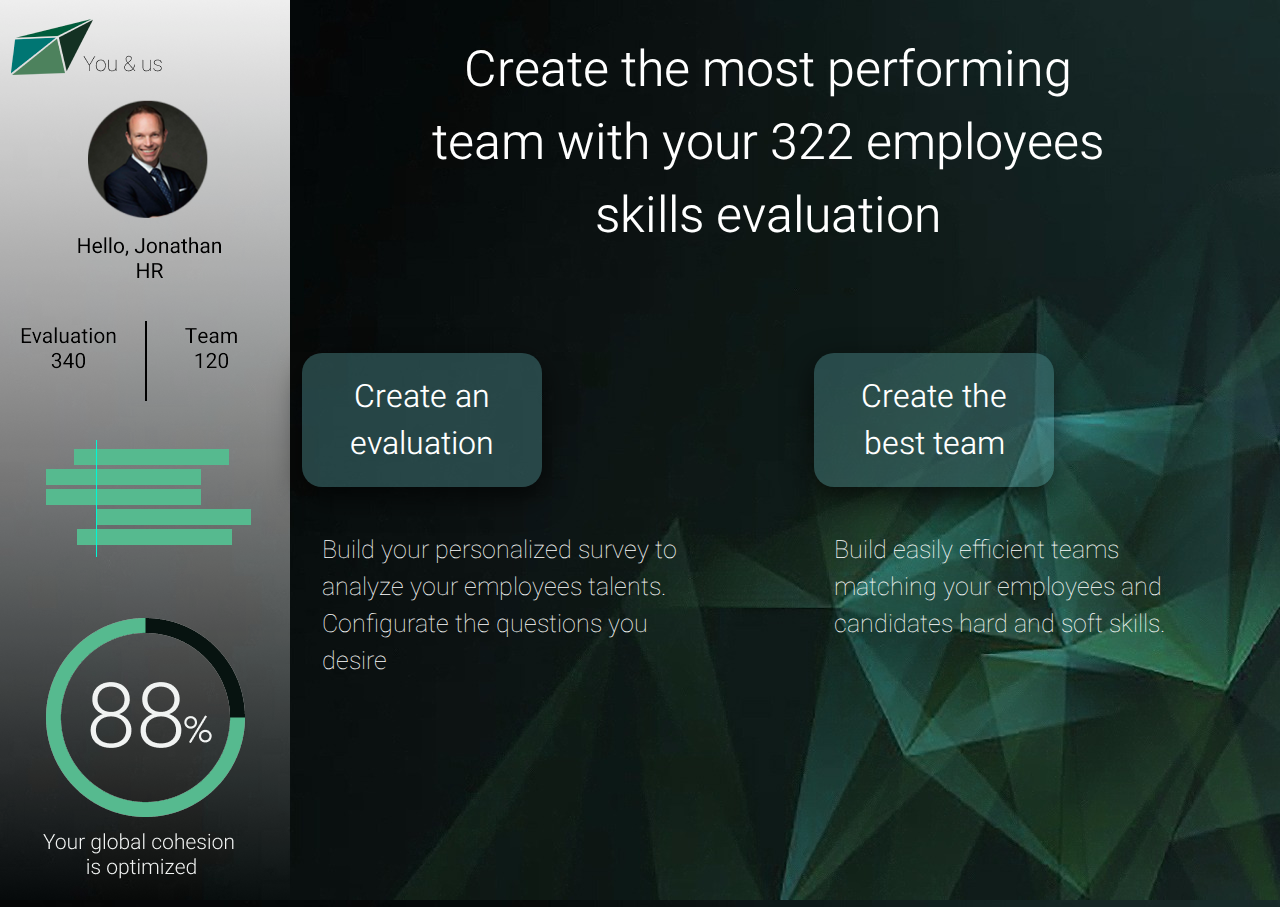
<file: index.html>
<!DOCTYPE html>
<html>
    <head>
    	<link rel="stylesheet" href="css/style.css">
        <link href="https://fonts.googleapis.com/css?family=Heebo" rel="stylesheet">
        <title>You & Us</title>
        <meta name="description" content="this is an app">
        <meta charset="utf-8">
    </head>
        <div class="half-page">
            <!--<img class= "background" src="image/Backroundpage1.jpg">-->
            <div class="left">
                    <img class="leftimage" src="images/entetepagetermine.png" style="height:100vh;">
            </div>
        
            <div class="main-content">
                
                <h1 style="    margin-left: auto;
    margin-right: auto;">Create the most performing team with your 322 employees skills evaluation</h1>
                
                <div class="buttons" style="margin-top: 100px;">
                    <div>
                        
                            <div class="button button1">
                                <a href="page2.html" style="font-size: 32px;">Create an evaluation</a>
                            </div>
                        
                        <p>Build your personalized survey to analyze your employees talents. Configurate the questions you desire</p>
                    </div>
                    <div>
                       
                            <div class="button button1">
                                <a href="page2.html" style="font-size: 32px;" >Create the best team</a> 
                            </div>
                        
                        <p>Build easily efficient teams matching your employees and candidates hard and soft skills.</p>
                    </div> 
                </div> 
            </div>
        </div>
    </body>
</html>
</file>
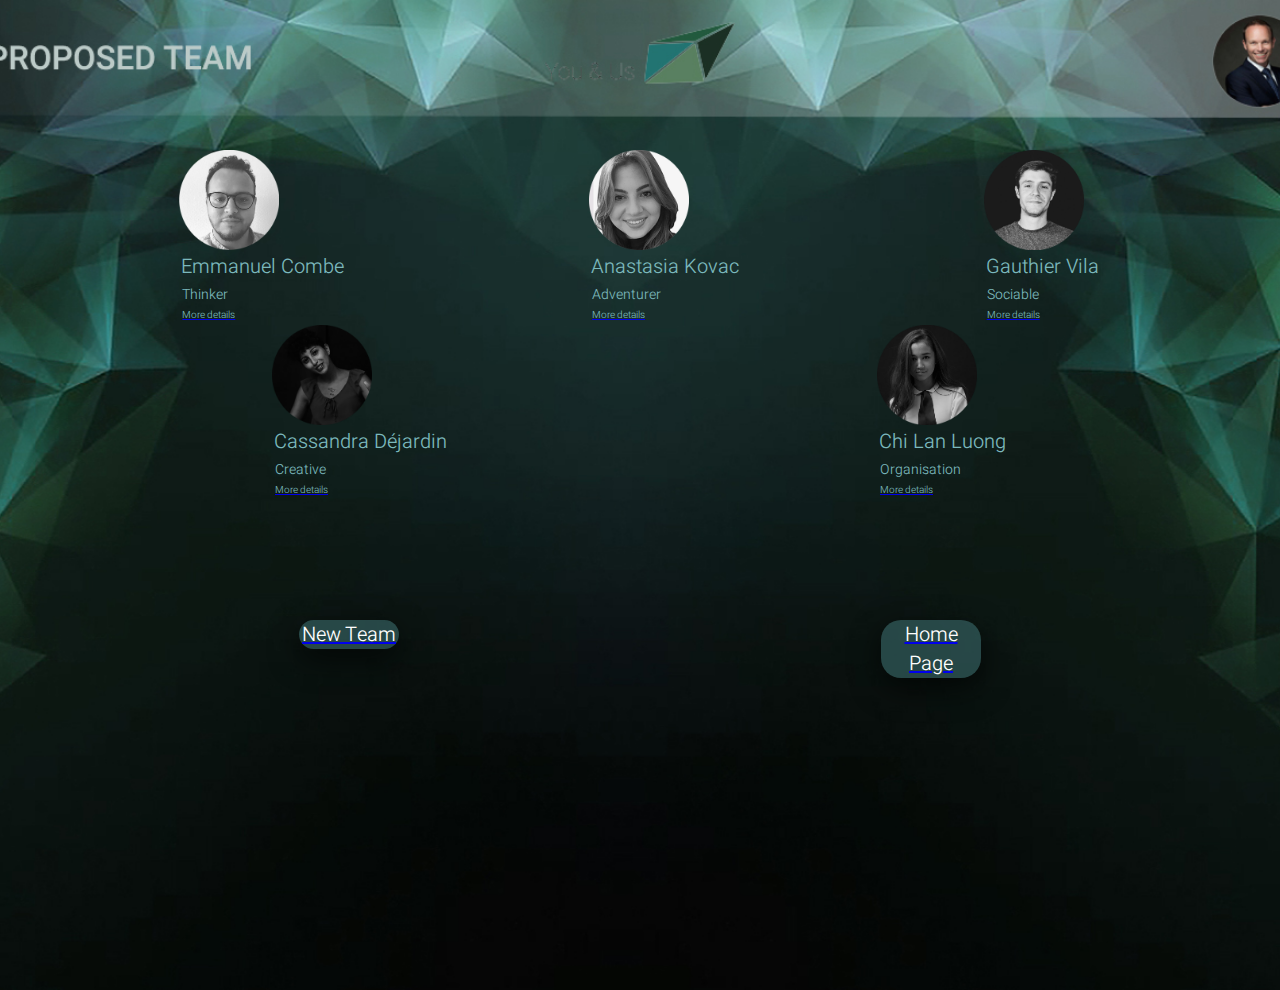
<file: page4.html>
<html>
<head>
	<title>you&us</title>
	<link rel="stylesheet" type="text/css" href="css/style2.css">
	<style>
    		html{
    			background: url(images/bground_p4.jpg) no-repeat center center  ;
    			background-size: cover;
    			height: 110%
    		}
    	</style>
    	<link href="https://fonts.googleapis.com/css?family=Heebo" rel="stylesheet">
</head>


<body>

	<div class="container">
		<!-- <div id="banner">
			<div class="titre_page">
				<h1>Your team</h1>
			</div>
			<div class="user_profile">
				<div>
					<h4>Johnathan Pierce</h4>
					<h4>Human Ressource Director</h4>
					<h4>Random Co</h4>
				</div>
				<div>
					<img src="images/patseb.jpg" class="image_2">

				</div>
			</div>
		</div> -->

		<div class="brochette_du_haut">
				<div class="cards">
					<img src="images/emmanuel.png" class=portrait>
					<p class="names">Emmanuel Combe</p>
					<p class="profile">Thinker</p>
					<a href="#"><p class="details">More details</p></a>
				</div>
				<div class="cards">
					<img src="images/anas.png" class="portrait">
					<p class="names">Anastasia Kovac</p>
					<p class="profile">Adventurer</p>
					<a href="#"><p class="details">More details</p></a>
				</div>
				<div class="cards">
					<img src="images/gauthier.png" class="portrait">
					<p class="names">Gauthier Vila</p>
					<p class="profile">Sociable</p>
					<a href="#"><p class="details">More details</p></a>
				</div>
		
		</div>
		<div class="brochette_du_bas">

			<div class="cards">
				<img src="images/cassandra.png" class="portrait">
				<p class="names">Cassandra Déjardin</p>
				<p class="profile">Creative</p>
				<a href="#"><p class="details">More details</p></a>
			</div>
			<div class="cards">
				<img src="images/chi_lan.png" class="portrait">
				<p class="names">Chi Lan Luong</p>
				<p class="profile">Organisation</p>
				<a href="#"><p class="details">More details</p></a>
			</div>
		</div>
			<!-- <div class="Buttons">
				<img src="images/back.png" class="back_button">
				<img src="images/next.png" class="next_button">
			</div>
 -->


			<div class="buttons_p4">
            	<a href="page2.html">
                <div class="button button1">
                    <p>New Team</p>
            </div>
               
            </a>
            <a href="index.html">
                <div class="button button1">
                    <p>Home Page</p>
                </div>
                </a>  
        	</div>    









	</div>
</body>
</html>
</file>
<file: css/style.css>
body {
	font-family: 'Heebo', sans-serif;
	background-image: url("../images/background2.jpg");
	color: white;
	margin: 0px;
}
.image_1{
	width: 50px;
	height: 50px;
}



.image_2{
	width: 35px;
	height: 50px;
}

.items-1 {
	margin-right: 40px;
	border-left: : 1px solid gray;

}

.items-2 {
	display: flex;
	justify-content: space-between;
}

.left{
	width: 20%;
}
.leftimage{
	height: 100vh;
}

.left img{
	height: 100%;
}

.main-content{
	width: 80%;
}
#menu{
	display:flex;
	align-items: center;
	justify-content: space-around;
}

#hard_skills{
	display:flex;
	align-items: center;
	justify-content: space-around;
}

.picto{
	width: 35px;
	height: 50px;
}

#menu {
	background-color: grey;
}
.image_1{
	width: 50px;
	height: 50px;
}


#banner{
	display:flex;
	align-items: center;
	justify-content: space-around;
	border: 1px solid gray;
}


.titre_page {
/*	margin-right: 40px;*/
	border: : 1px solid gray;
}


.user_profile {
	display: flex;
	justify-content: space-around;
	border: 1px solid gray;
}



.image_2{
	width: 35px;
	height: 50px;
	margin-top: 10px;
	margin-left: 20px;
}




.brochette_du_haut{
	display:flex;
	align-items: center;
	justify-content: space-around;
	border: 1px solid gray;
}

.Emmanuel{
	align-items: center;
	/justify-content: space-around;/
	border: 1px solid gray;
}


.Anastasia{
	border: 1px solid gray;
}

.Gauthier{
	border: 1px solid gray;
}



.brochette_du_bas{
	display:flex;
	align-items: center;
	justify-content: space-around;
	border: 1px solid gray;
}



.Chi_Lan{
	border: 1px solid gray;
}

.Cassandra{
	border: 1px solid gray;
}



.cards{
	border: 1px solid gray;
}



.card{
	border: 1px solid gray;
}


.back_button{
	width: 75px;
	height: 75px;
	padding-left: 10px
}


.next_button{
	width: 150px;
	height: 70px;
	padding-left: 10px
}

h1{
	font-family: 'Heebo', lighter;
	color: white;
	font-weight: lighter;
	font-size: 34px
	
}	

h2{
	font-family: 'Heebo', sans-serif;
	color: white;
	font-weight: lighter;
	
}

h3{
	font-family: 'Heebo', sans-serif;
	color: white;
	font-weight: lighter;
	font-size: 34px
	
}	

h4{
	font-family: 'Heebo', sans-serif;
	color: white;
	font-weight: lighter;
	
}

p{
	font-family: 'Heebo', sans-serif;
	color: white;
	font-weight: lighter;
	
}
.p2{
	text-align: right;
	width: 100%;
}
p{
	text-align: right;
}
.half-page{
	display: flex;
}
.buttons{
	display: flex;
	justify-content: space-around;
	text-align: center;
		font-size: 25px;

}
.buttons a{
	color: white;
	text-decoration: none;
}
.button1{
	font-family: 'Heebo', sans-serif;
	text-align: center; 
	width: 300px;
	padding: 40px 60px;
	color: white;
	text-decoration: none;
	background: rgba(70, 126, 128, 0.49);
	box-shadow: 0px 10px 30px rgba(0, 0, 0, 0.66);
	border-radius: 20px;
}
.button2{
	text-align: center; 
	height: 50px;
	width: 300px;
	padding: 20px 60px;
	color: white;
	text-decoration: none;
	background: rgba(70, 126, 128, 0.49);
	box-shadow: 0px 10px 30px rgba(0, 0, 0, 0.66);
	border-radius: 20px;
}
p{
	text-align: left;
	padding: 20px;
	width: 380px;
}

h1{
	text-align: center;
	font-weight: 300;
	font-size: 50px;
	width: 702px; 
}
/*--------------------*/
.container {
	margin : 50px;

}

.brochette_du_haut{
	display: flex;
	margin-top: 150px;
	justify-content: space-around;

}

.brochette_du_bas{
	display: flex;
	justify-content: space-around;
	text-decoration-color: white;

}

.buttons_p2{
	display: flex;
	margin-top : 450px;
	justify-content: space-around;
}

.buttons_p3{
	display: flex;
	margin-top: 500px;
	justify-content: space-around;
	/*align-items: right;*/
}

.buttons_p4{
	display: flex;
	margin-top: 125px;
	justify-content: space-around;
}

.button1{
	text-align: center; 
	padding: 20px;
	width: 200px;
	padding: auto;
	color: white;
	text-decoration: none;
	font-size: 16px;
	background: rgba(70, 126, 128, 0.49);
	box-shadow: 0px 10px 30px rgba(0, 0, 0, 0.66);
	border-radius: 20px;
	font-family: Heebo;
font-style: normal;
font-weight: 300;
line-height: normal;
font-size: 20px;

}

.portrait{
	width: 100px;
	height: 100px;
}

.names {
	font-family: Heebo;
font-style: normal;
font-weight: 300;
line-height: normal;
font-size: 20px;
text-align: left;

color: #7BB8BC;
margin: 2px;
}

.profile {
	font-family: Heebo;
font-style: normal;
font-weight: 300;
line-height: normal;
font-size: 14px;
text-align: left;

color: #7BB8BC;
margin: 3px;
}

.details {
	font-family: Heebo;
font-style: normal;
font-weight: 300;
line-height: normal;
font-size: 10px;
text-align: left;

color: #7BB8BC;
margin: 3px;
}

/*.cards h3 {
	/*position: absolute;*/
/*left: 24.58%;
right: 60.9%;
top: 215.58%;
bottom: -139.29%;
*/
/*font-family: Heebo;
font-style: normal;
font-weight: 300;
line-height: normal;
font-size: 24px;
text-align: left;

color: #7BB8BC;
margin: 5px;
*/

/*	font-size: 15px;
	text-align: right;
	color: white;
	font-family: Heebo, sans-serif;*/
}

/*.cards h4{

font-family: Heebo;
font-style: normal;
font-weight: 300;
line-height: normal;
font-size: 18px;
text-align: left;

color: #7BB8BC;
margin: 10px;

	font-size: 15px;
	text-align: right;
	color: white;
	font-family: Heebo, sans-serif;

}

.cards h5{*/
/*position: absolute;
left: 32.92%;
right: 61.67%;
top: 232.14%;
bottom: -138.96%;*/

/*font-family: Heebo;
font-style: normal;
font-weight: 300;
line-height: normal;
font-size: 14px;
text-align: left;

color: #02EBFB;
margin: 10px;
*/
	/*font-size: 10px;
	text-align: right;
	color: white;
	font-family: Heebo, sans-serif;
*/
}

.cards p{
	font-size: 15px;
	text-align: left;
	color: white;
	font-family: Heebo, sans-serif;
}

h3 h4 h5{
	margin: 10px;
}*/

/*

.image_1{
	width: 50px;
	height: 50px;
}


#banner{
	display:flex;
	align-items: center;
	justify-content: space-around;
	border: 1px solid gray;
}


.titre_page {
	margin-right: 40px;
	border: : 1px solid gray;
}


.user_profile {
	display: flex;
	justify-content: space-around;
	border: 1px solid gray;
}



.image_2{
	width: 35px;
	height: 50px;
	margin-top: 10px;
	margin-left: 20px;
}




.brochette_du_haut{
	display:flex;
	align-items: center;
	justify-content: space-around;
	border: 1px solid gray;
}

.Emmanuel{
	align-items: center;
	justify-content: space-around;
	border: 1px solid gray;
}


.Anastasia{
	border: 1px solid gray;
}

.Gauthier{
	border: 1px solid gray;
}



.brochette_du_bas{
	display:flex;
	align-items: center;
	justify-content: space-around;
	border: 1px solid gray;
}



.Chi_Lan{
	border: 1px solid gray;
}

.Cassandra{
	border: 1px solid gray;
}



.cards{
	border: 1px solid gray;
}



.card{
	border: 1px solid gray;
}


.back_button{
	width: 75px;
	height: 75px;
	padding-left: 10px
}


.next_button{
	width: 150px;
	height: 70px;
	padding-left: 10px
}

h1{
	font-family: 'Heebo', sans-serif;
	color: white;
	font-weight: lighter;
	font-size: 34px
	
}	

h2{
	font-family: 'Heebo', sans-serif;
	color: white;
	font-weight: lighter;
	
}

h3{
	font-family: 'Heebo', sans-serif;
	color: white;
	font-weight: lighter;
	font-size: 34px
	
}	

h4{
	font-family: 'Heebo', sans-serif;
	color: white;
	font-weight: lighter;
	
}

p{
	font-family: 'Heebo', sans-serif;
	color: white;
	font-weight: lighter;
	
}	




.buttons{
	display:flex;
	text-align: right;
}
*/



/*.picto{
	width: 35px;
	height: 50px;
}
*/


/*

#hard_skills{
	display:flex;
	align-items: center;
	justify-content: space-around;
	border: 1px solid gray;
}
*/

/*




#left{
	height: 100vh;
	width: 30px;
}

#up{
	height: 30vh;
	width: 150px;	
}
#center-left{
	height: 50vh;
	width: 50px;
}

#center-right{
	height: 50vh;
	width: 50px;
}
</file>
<file: css/style2.css>
.container {
	margin : 50px;

}

.brochette_du_haut{
	display: flex;
	margin-top: 150px;
	justify-content: space-around;

}

.brochette_du_bas{
	display: flex;
	justify-content: space-around;
	text-decoration-color: white;

}

.buttons_p2{
	display: flex;
	margin-top : 450px;
	justify-content: space-around;
}

.buttons_p3{
	display: flex;
	margin-top: 500px;
	justify-content: space-around;
	/*align-items: right;*/
}

.buttons_p4{
	display: flex;
	margin-top: 100px;
	justify-content: space-around;
}

.button1{
	text-align: center; 
	width: 100px;
	padding: auto;
	color: white;
	text-decoration: none;
	font-size: 16px;
	background: rgba(70, 126, 128, 0.49);
	box-shadow: 0px 10px 30px rgba(0, 0, 0, 0.66);
	border-radius: 20px;
	font-family: Heebo;
font-style: normal;
font-weight: 300;
line-height: normal;
font-size: 20px;

}

.portrait{
	width: 100px;
	height: 100px;
}

.names {
	font-family: Heebo;
font-style: normal;
font-weight: 300;
line-height: normal;
font-size: 20px;
text-align: left;

color: #7BB8BC;
margin: 2px;
}

.profile {
	font-family: Heebo;
font-style: normal;
font-weight: 300;
line-height: normal;
font-size: 14px;
text-align: left;

color: #7BB8BC;
margin: 3px;
}

.details {
	font-family: Heebo;
font-style: normal;
font-weight: 300;
line-height: normal;
font-size: 10px;
text-align: left;

color: #7BB8BC;
margin: 3px;
}

/*.cards h3 {
	/*position: absolute;*/
/*left: 24.58%;
right: 60.9%;
top: 215.58%;
bottom: -139.29%;
*/
/*font-family: Heebo;
font-style: normal;
font-weight: 300;
line-height: normal;
font-size: 24px;
text-align: left;

color: #7BB8BC;
margin: 5px;
*/

/*	font-size: 15px;
	text-align: right;
	color: white;
	font-family: Heebo, sans-serif;*/
}

/*.cards h4{

font-family: Heebo;
font-style: normal;
font-weight: 300;
line-height: normal;
font-size: 18px;
text-align: left;

color: #7BB8BC;
margin: 10px;

	font-size: 15px;
	text-align: right;
	color: white;
	font-family: Heebo, sans-serif;

}

.cards h5{*/
/*position: absolute;
left: 32.92%;
right: 61.67%;
top: 232.14%;
bottom: -138.96%;*/

/*font-family: Heebo;
font-style: normal;
font-weight: 300;
line-height: normal;
font-size: 14px;
text-align: left;

color: #02EBFB;
margin: 10px;
*/
	/*font-size: 10px;
	text-align: right;
	color: white;
	font-family: Heebo, sans-serif;
*/
}

.cards p{
	font-size: 15px;
	text-align: left;
	color: white;
	font-family: Heebo, sans-serif;
}

h3 h4 h5{
	margin: 10px;
}*/

/*

.image_1{
	width: 50px;
	height: 50px;
}


#banner{
	display:flex;
	align-items: center;
	justify-content: space-around;
	border: 1px solid gray;
}


.titre_page {
	margin-right: 40px;
	border: : 1px solid gray;
}


.user_profile {
	display: flex;
	justify-content: space-around;
	border: 1px solid gray;
}



.image_2{
	width: 35px;
	height: 50px;
	margin-top: 10px;
	margin-left: 20px;
}




.brochette_du_haut{
	display:flex;
	align-items: center;
	justify-content: space-around;
	border: 1px solid gray;
}

.Emmanuel{
	align-items: center;
	justify-content: space-around;
	border: 1px solid gray;
}


.Anastasia{
	border: 1px solid gray;
}

.Gauthier{
	border: 1px solid gray;
}



.brochette_du_bas{
	display:flex;
	align-items: center;
	justify-content: space-around;
	border: 1px solid gray;
}



.Chi_Lan{
	border: 1px solid gray;
}

.Cassandra{
	border: 1px solid gray;
}



.cards{
	border: 1px solid gray;
}



.card{
	border: 1px solid gray;
}


.back_button{
	width: 75px;
	height: 75px;
	padding-left: 10px
}


.next_button{
	width: 150px;
	height: 70px;
	padding-left: 10px
}

h1{
	font-family: 'Heebo', sans-serif;
	color: white;
	font-weight: lighter;
	font-size: 34px
	
}	

h2{
	font-family: 'Heebo', sans-serif;
	color: white;
	font-weight: lighter;
	
}

h3{
	font-family: 'Heebo', sans-serif;
	color: white;
	font-weight: lighter;
	font-size: 34px
	
}	

h4{
	font-family: 'Heebo', sans-serif;
	color: white;
	font-weight: lighter;
	
}

p{
	font-family: 'Heebo', sans-serif;
	color: white;
	font-weight: lighter;
	
}	




.buttons{
	display:flex;
	text-align: right;
}
*/



/*.picto{
	width: 35px;
	height: 50px;
}
*/


/*

#hard_skills{
	display:flex;
	align-items: center;
	justify-content: space-around;
	border: 1px solid gray;
}
*/

/*




#left{
	height: 100vh;
	width: 30px;
}

#up{
	height: 30vh;
	width: 150px;	
}
#center-left{
	height: 50vh;
	width: 50px;
}

#center-right{
	height: 50vh;
	width: 50px;
}
</file>
